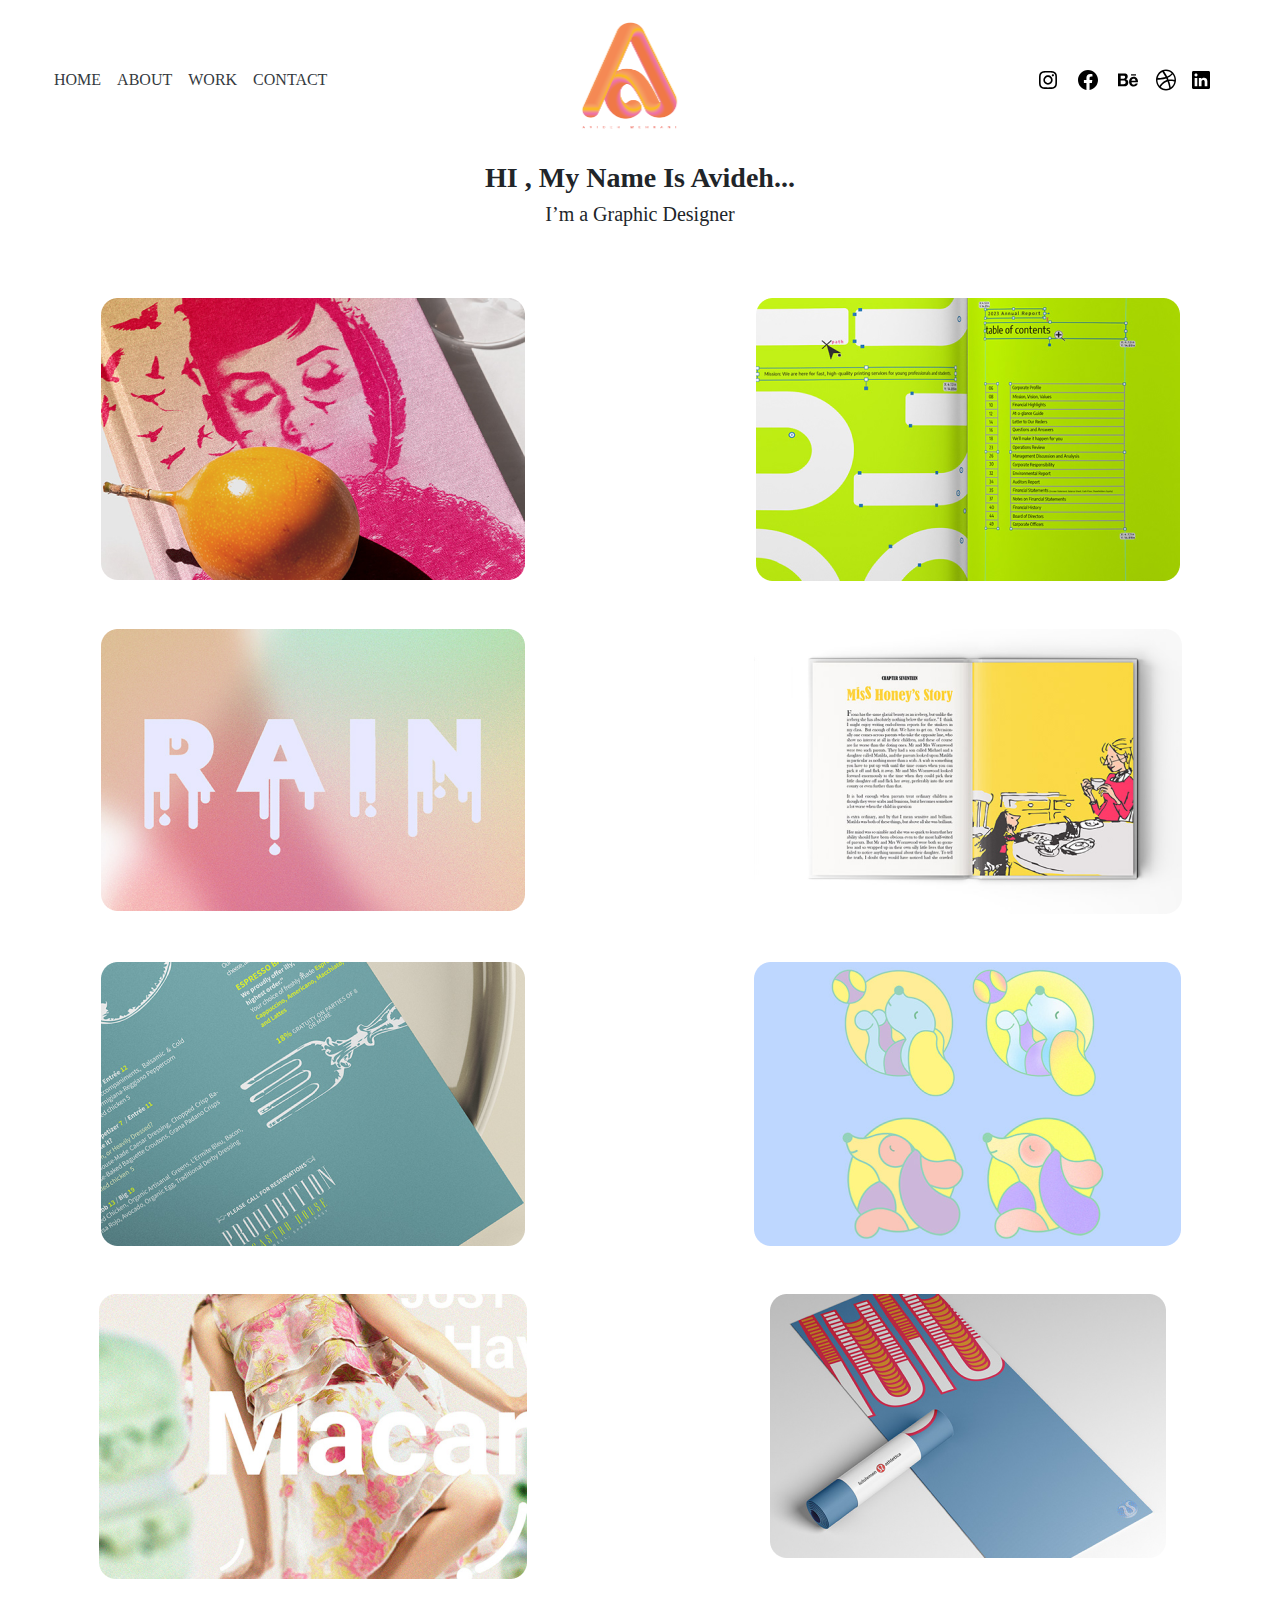
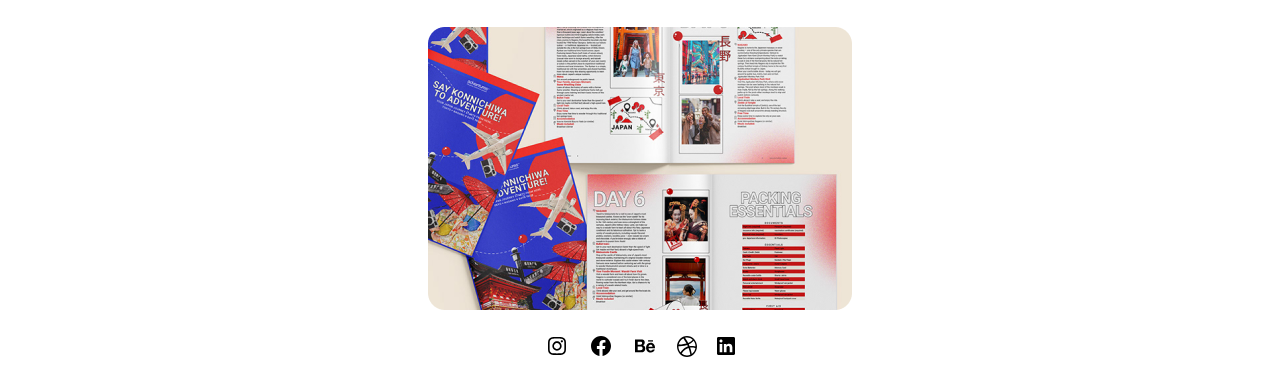
<file: index.html>
<!DOCTYPE html>
<html lang="en">

<head>
    <meta charset="UTF-8">
    <meta name="viewport" content="width=device-width, initial-scale=1.0">
    <meta name="viewport" content="width=device-width, initial-scale = 1.0, maximum-scale=1.0, user-scalable=no" />
    <title>Document</title>
    <link rel="stylesheet" href="styles\style.css">
    <link rel="stylesheet" href="styles\bootstrap.min.css">
    <link rel="stylesheet" href="styles\bootstrap.min.js">

    <!-- <link href="https://cdn.jsdelivr.net/npm/bootstrap@5.2.3/dist/css/bootstrap.min.css" rel="stylesheet" integrity="sha384-rbsA2VBKQhggwzxH7pPCaAqO46MgnOM80zW1RWuH61DGLwZJEdK2Kadq2F9CUG65" crossorigin="anonymous"> -->
    <script src="https://cdn.jsdelivr.net/npm/bootstrap@5.2.3/dist/js/bootstrap.bundle.min.js"
        integrity="sha384-kenU1KFdBIe4zVF0s0G1M5b4hcpxyD9F7jL+jjXkk+Q2h455rYXK/7HAuoJl+0I4"
        crossorigin="anonymous"></script>
</head>

<body>
    <!-- header -->
    <nav class="navbar b navbar-dark navbar-expand-md">
        <div class="container-fluid">
            <button class="navbar-toggler" data-bs-toggle="collapse" data-bs-target="#mynav">
                <span class="navbar-toggler-icon">
                    <img src="images/menu-icon.png" class="w-100 h-100" alt="">
                </span>
            </button>
            <div class="collapse navbar-collapse justify-content-sm-start col-sm-4" id="mynav">
                <ul class="navbar-nav ">
                     <li class="nav-item d-flex justify-content-center"><a href="index.html" class="nav-link text-dark">HOME</a>
                    </li>
                    <li class="nav-item d-flex justify-content-center"><a href="" class="nav-link text-dark">ABOUT</a>
                    </li>
                    <li class="nav-item d-flex justify-content-center"><a href="desktop2.html" class="nav-link  text-dark ">WORK</a>
                    </li>
                    <li class="nav-item d-flex justify-content-center"><a href=""
                            class="nav-link  text-dark">CONTACT</a></li>
                </ul>
            </div>

            <div class="collapse navbar-collapse justify-content-sm-center col-sm-4" id="mynav">
                <a href="" class="navbar-brand d-flex justify-content-center">
                    <img src="images/AVIDEH 1.png" class="w-50" alt="">
                </a>
            </div>
            <div class="collapse navbar-collapse justify-content-end col-sm-4" id="mynav">
                <a href="" class="navbar-brand d-flex justify-content-center">
                    <img src="images/instahram.svg" class="m-2" alt="">
                    <img src="images/facebook.svg" class="m-2" alt="">
                    <img src="images/behance.svg" class="m-2" alt="">
                    <img src="images/dribble.svg" class="m-2" alt="">
                    <img src="images/linkedin.svg" class="m-2" alt="">
                </a>
            </div>
        </div>
    </nav>
    <div>
        <div class="row d-flex justify-content-center text-center">
            <div class="col-sm"></div>
            <div class="col-sm col-md-12">
                <h3 class="font-weight-bold">HI , My Name Is Avideh... </h3>
                <h5>I’m a Graphic Designer</h5>
            </div>
            <div class="col-sm"></div>
        </div>
    </div>
    <!-- main -->
    <div class=" mt-3 ">
        <div class="row d-flex justify-content-center text-center">
            <div class="col-sm">
                <img src="images/audrey.png" class="mt-5" alt="">
            </div>
            <div class="col-sm">
                <img src="images/87c7fa0d-feef-4d47-98fb-c36a15741d54_rwc_442x282x1036x692x640 1.png" class="mt-5 "
                    alt="">
            </div>
            <div class="col-sm">
                <img src="images/cb864147-92f0-4a9f-a1be-1812bb4209ee_carw_3x2x640 1.png" class="mt-5" alt="">
            </div>
            <div class="col-sm">
                <img src="images/ff5bb5ff-09a0-44c6-8d79-f934387aa0d0_carw_3x2x640 1.png" class="mt-5" alt="">
            </div>
            <div class="col-sm">
                <img src="images/99a049f7-ee46-40b2-9a01-97c4c1d6e02a_rwc_1217x1421x1547x1034x640 1.png" class="mt-5"
                    alt="">
            </div>
            <div class="col-sm">
                <img src="images/a187d6a3-5a9f-49fa-b117-e5bb3281f186_carw_3x2x640 1.png" class="mt-5" alt="">
            </div>
            <div class="col-sm">
                <img src="images/4fe79c83-afd2-4e41-81b6-8a567f67167f_carw_3x2x640 1.png" class="mt-5" alt="">
            </div>
            <div class="col-sm">
                <img src="images/026dbef6-9d95-481a-abdc-22b1acae9a4f_carw_3x2x640 1.png" class="mt-5" alt="">
            </div>
            <div class="col-sm">
                <img src="images/77aa4d1f-ddc1-423e-bccd-ae27bee388a6_rwc_0x314x1920x1282x640 1.png" class="mt-5"
                    alt="">
            </div>
        </div>
    </div>
    <!-- footer -->
    <div class=" mt-3 ">
        <div class="row d-flex justify-content-center text-center">
            <div class="col-sm"></div>
            <div class="col-sm">
                <a href="" class="text-decoration-none">
                    <img src="images/instahram.svg" class="m-2" alt="">
                </a>
                <a href="" class="text-decoration-none">
                    <img src="images/facebook.svg" class="m-2" alt="">
                </a>
                <a href="" class="text-decoration-none">
                    <img src="images/behance.svg" class="m-2" alt="">
                </a>
                <a href="" class="text-decoration-none">
                    <img src="images/dribble.svg" class="m-2" alt="">
                </a>
                <a href="" class="text-decoration-none">
                    <img src="images/linkedin.svg" class="m-2" alt="">
                </a>
            </div>
            <div class="col-sm"></div>
        </div>
    </div>
</body>

</html>
</file>
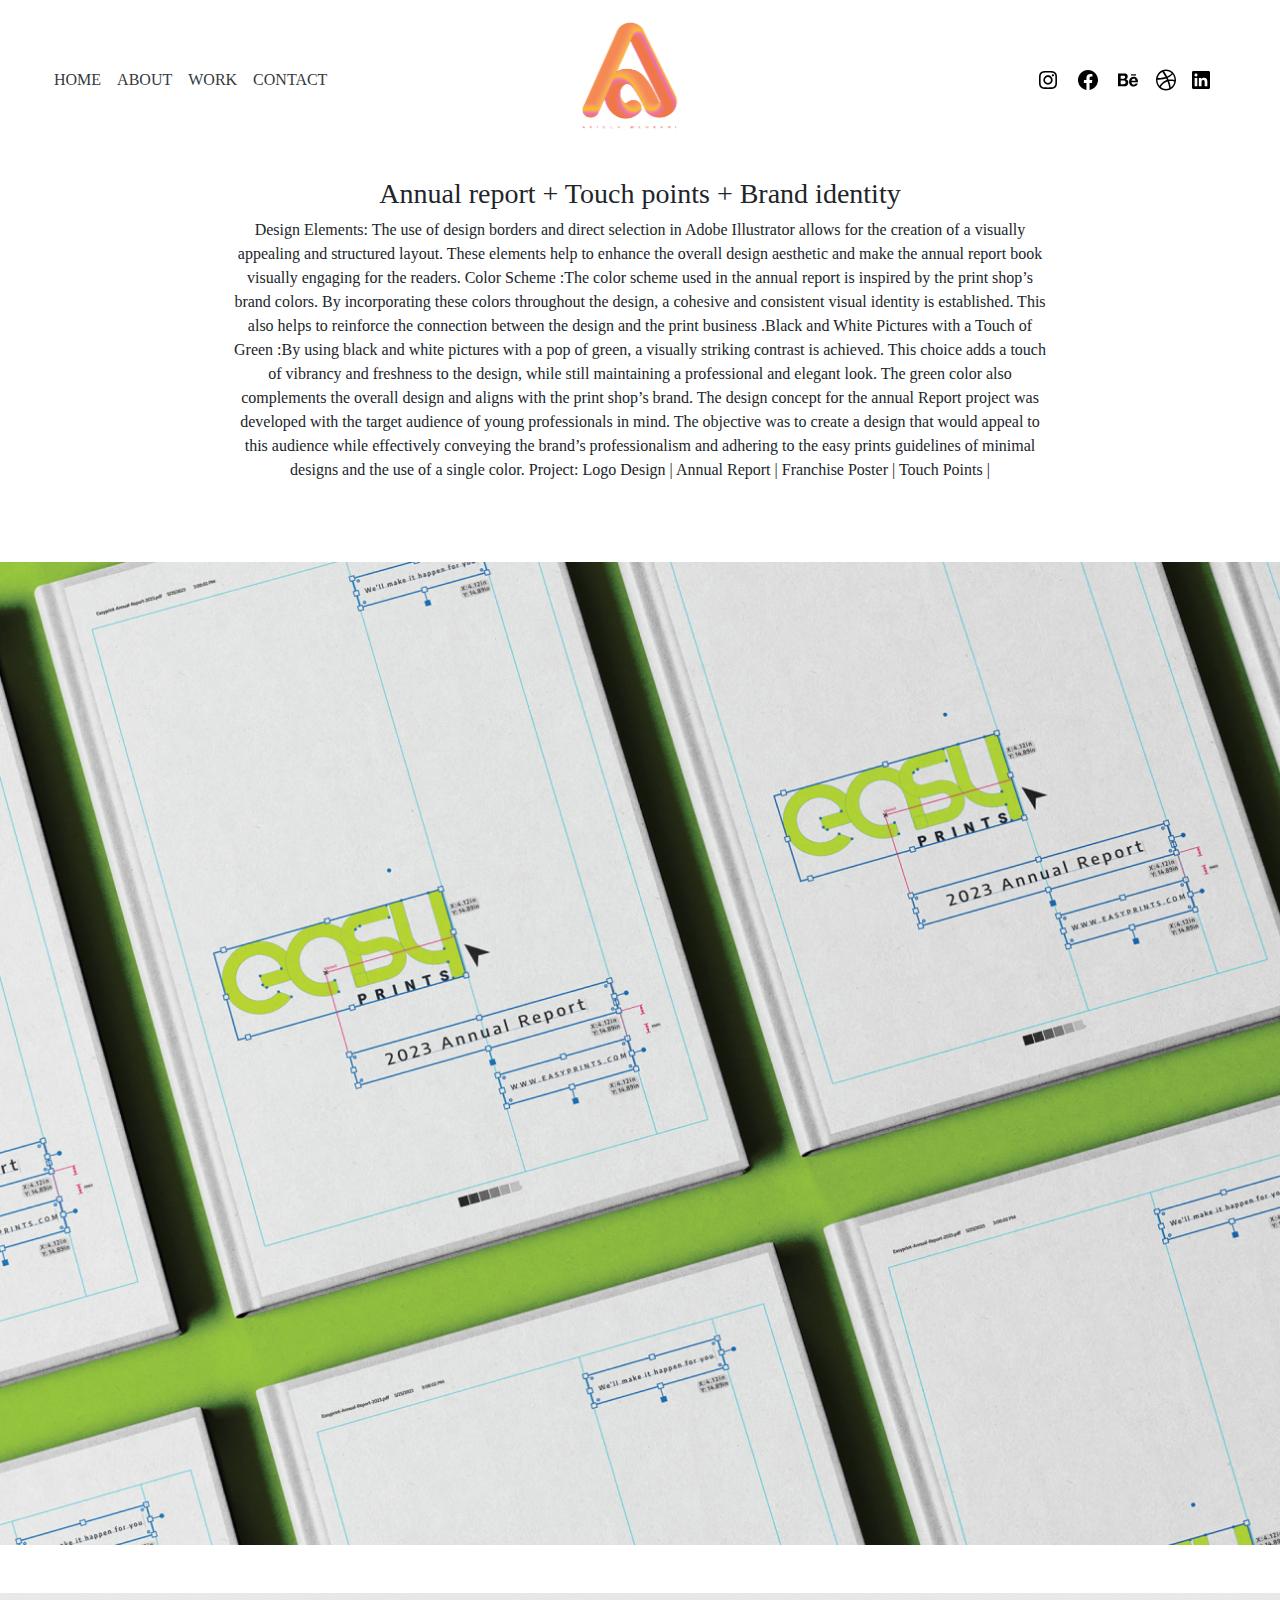
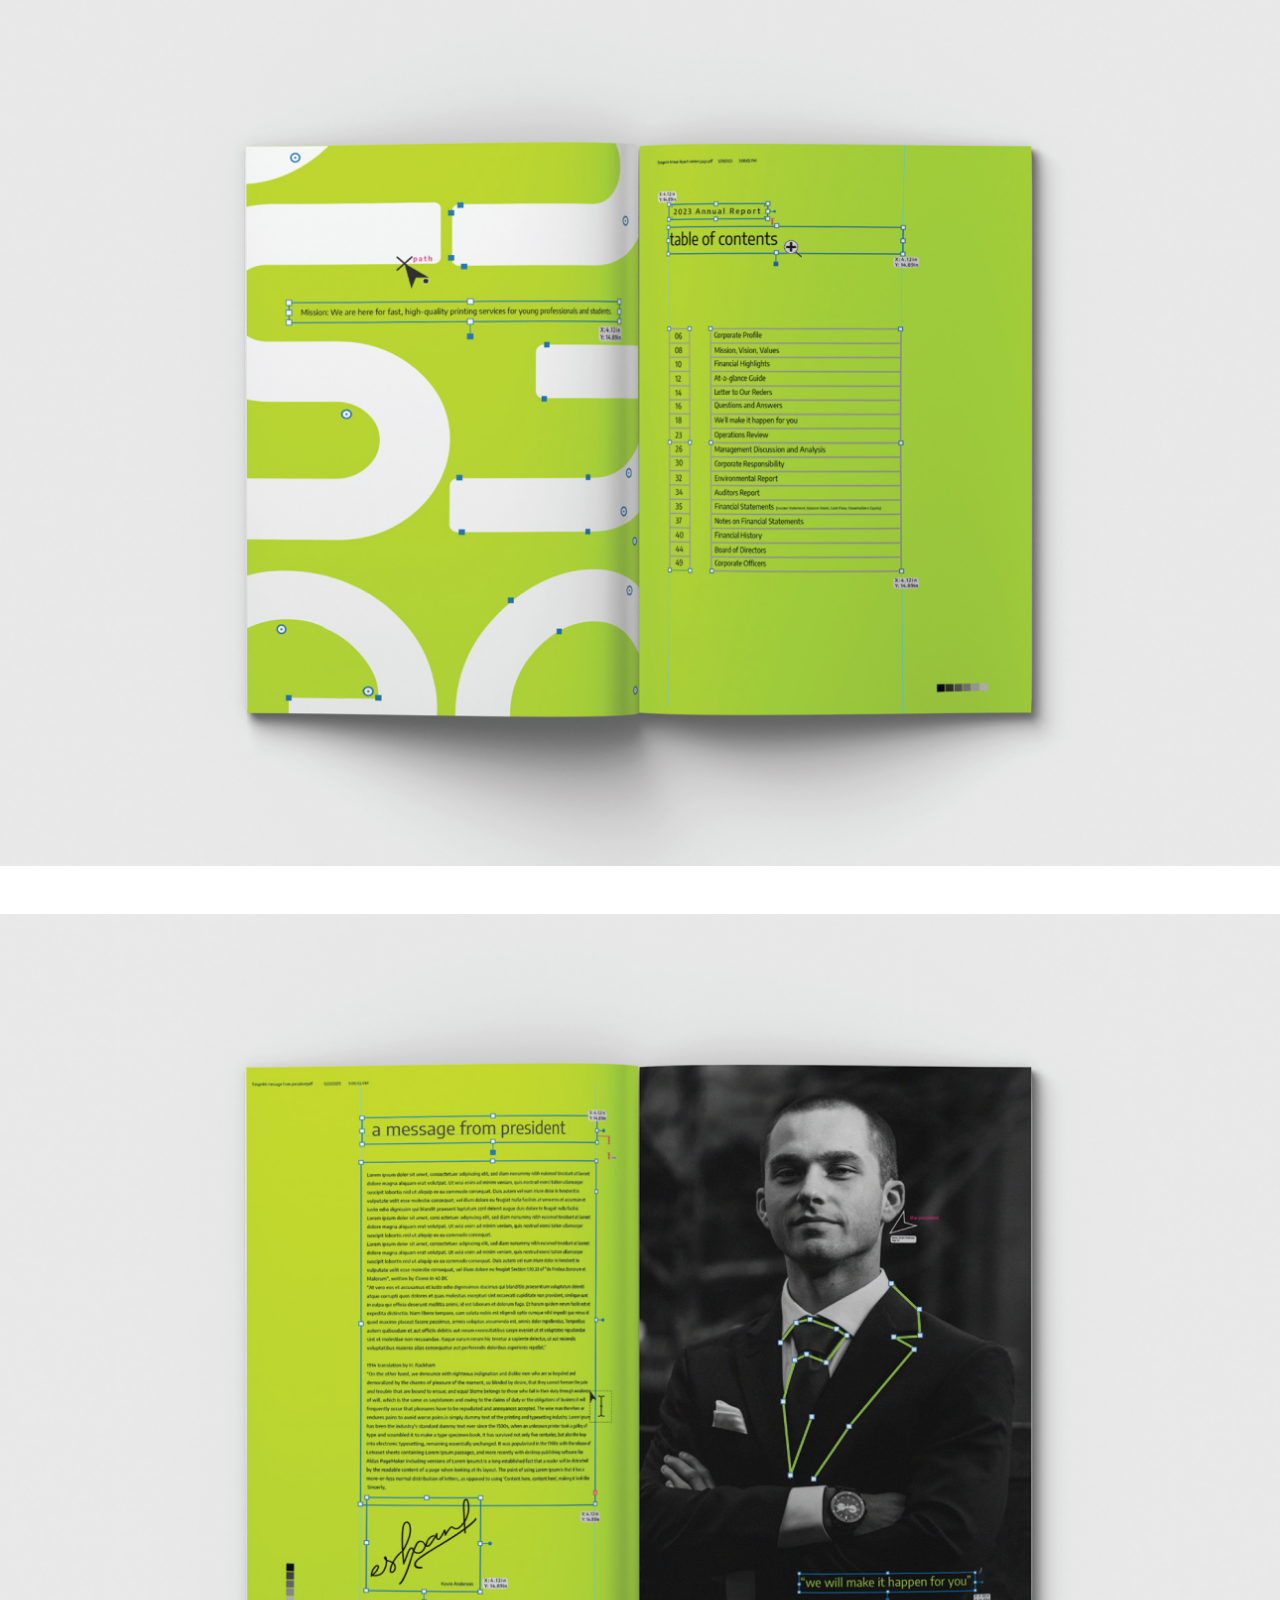
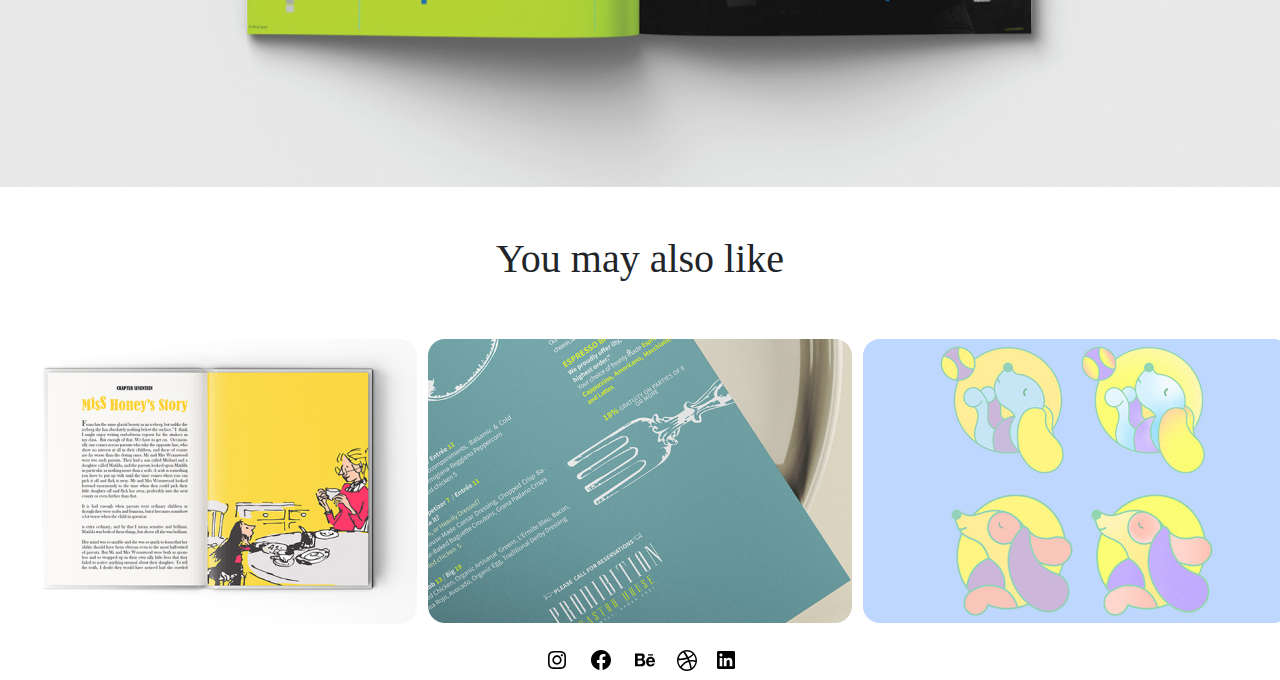
<file: desktop2.html>
<!DOCTYPE html>
<html lang="en">

<head>
    <meta charset="UTF-8">
    <meta name="viewport" content="width=device-width, initial-scale=1.0">
    <meta name="viewport" content="width=device-width, initial-scale = 1.0, maximum-scale=1.0, user-scalable=no" />
    <title>Document</title>
    <link rel="stylesheet" href="styles\style.css">
    <link rel="stylesheet" href="styles\bootstrap.min.css">
    <link rel="stylesheet" href="styles\bootstrap.min.js">
    <script src="https://cdn.jsdelivr.net/npm/bootstrap@5.2.3/dist/js/bootstrap.bundle.min.js"
        integrity="sha384-kenU1KFdBIe4zVF0s0G1M5b4hcpxyD9F7jL+jjXkk+Q2h455rYXK/7HAuoJl+0I4"
        crossorigin="anonymous"></script>
</head>

<body>
    <!-- header -->
    <nav class="navbar b navbar-dark navbar-expand-md">
        <div class="container-fluid">
            <button class="navbar-toggler" data-bs-toggle="collapse" data-bs-target="#mynav">
                <span class="navbar-toggler-icon">
                    <img src="images/menu-icon.png" class="w-100 h-100" alt="">

                </span>
            </button>
            <div class="collapse navbar-collapse justify-content-sm-start col-sm-4" id="mynav">
                <ul class="navbar-nav ">
                    <li class="nav-item d-flex justify-content-center"><a href="index.html"
                            class="nav-link text-dark">HOME</a>
                    </li>
                    <li class="nav-item d-flex justify-content-center"><a href="" class="nav-link text-dark">ABOUT</a>
                    </li>
                    <li class="nav-item d-flex justify-content-center"><a href="" class="nav-link  text-dark ">WORK</a>
                    </li>
                    <li class="nav-item d-flex justify-content-center"><a href=""
                            class="nav-link  text-dark">CONTACT</a></li>
                </ul>
            </div>

            <div class="collapse navbar-collapse justify-content-sm-center col-sm-4" id="mynav">
                <a href="" class="navbar-brand d-flex justify-content-center">
                    <img src="images/AVIDEH 1.png" class="w-50" alt="">
                </a>
            </div>
            <div class="collapse navbar-collapse justify-content-end col-sm-4" id="mynav">
                <a href="" class="navbar-brand d-flex justify-content-center">
                    <img src="images/instahram.svg" class="m-2" alt="">
                    <img src="images/facebook.svg" class="m-2" alt="">
                    <img src="images/behance.svg" class="m-2" alt="">
                    <img src="images/dribble.svg" class="m-2" alt="">
                    <img src="images/linkedin.svg" class="m-2" alt="">
                </a>
            </div>
        </div>
    </nav>
    <div class=" mt-3 ">
        <div class="row d-flex justify-content-center text-center">
            <div class="col-sm-2 p-0"></div>
            <div class="col-sm-8 p-0">
                <h3 class="pr-4 pl-4">Annual report + Touch points + Brand identity </h3>
                <p class="pr-4 pl-4 ">
                    Design Elements: The use of design borders and direct selection in Adobe Illustrator allows for the
                    creation of a visually appealing and structured layout. These elements help to enhance the overall
                    design aesthetic and make the annual report book visually engaging for the readers. Color Scheme
                    :The color scheme used in the annual report is inspired by the print shop’s brand colors. By
                    incorporating these colors throughout the design, a cohesive and consistent visual identity is
                    established. This also helps to reinforce the connection between the design and the print business
                    .Black and White Pictures with a Touch of Green :By using black and white pictures with a pop of
                    green, a visually striking contrast is achieved. This choice adds a touch of vibrancy and freshness
                    to the design, while still maintaining a professional and elegant look. The green color also
                    complements the overall design and aligns with the print shop’s brand.
                    The design concept for the annual Report project was developed with the target audience of young
                    professionals in mind. The objective was to create a design that would appeal to this audience while
                    effectively conveying the brand’s professionalism and adhering to the easy prints guidelines of
                    minimal designs and the use of a single color.

                    Project: Logo Design | Annual Report | Franchise Poster | Touch Points |
                </p>

            </div>
            <div class="col-sm-2 p-0"></div>
        </div>
    </div>
    <!-- main -->
    <div class=" mt-3 ">
        <div class="row d-flex justify-content-center text-center">
            <div class="col-sm-12 p-0">
                <img src="images/0e52773f-6461-416b-9209-14ae19d423d0_rw_1920 (1) 1.png" class="mt-5 img-fluid" alt="">
            </div>
            <div class="col-sm-12 p-0">
                <img src="images/e1f226f7-75da-4157-af8d-9ef3421cb915_rw_1920 1.png" class="mt-5 img-fluid" alt="">
            </div>
            <div class="col-sm-12 p-0">
                <img src="images/ac11ada3-2d6b-42b5-ae76-ec6d25de4441_rw_1920 1.png" class="mt-5 img-fluid" alt="">
            </div>
            <div class="col-sm-12 mt-5 p-0">
                <h1>You may also like</h1>
            </div>
            <div class="col-sm-4 p-0">
                <img src="images/ff5bb5ff-09a0-44c6-8d79-f934387aa0d0_carw_3x2x640 1.png" class="mt-5 img-fluid "
                    alt="">
            </div>
            <div class="col-sm-4 p-0">
                <img src="images/99a049f7-ee46-40b2-9a01-97c4c1d6e02a_rwc_1217x1421x1547x1034x640 1.png"
                    class="mt-5 img-fluid" alt="">
            </div>
            <div class="col-sm-4 p-0">
                <img src="images/a187d6a3-5a9f-49fa-b117-e5bb3281f186_carw_3x2x640 1.png" class="mt-5 img-fluid" alt="">
            </div>

        </div>
    </div>
    <!-- footer -->
    <div class=" mt-3 ">
        <div class="row d-flex justify-content-center text-center">
            <div class="col-sm p-0"></div>
            <div class="col-sm p-0">
                <a href="" class="text-decoration-none">
                    <img src="images/instahram.svg" class="m-2" alt="">
                </a>
                <a href="" class="text-decoration-none">
                    <img src="images/facebook.svg" class="m-2" alt="">
                </a>
                <a href="" class="text-decoration-none">
                    <img src="images/behance.svg" class="m-2" alt="">
                </a>
                <a href="" class="text-decoration-none">
                    <img src="images/dribble.svg" class="m-2" alt="">
                </a>
                <a href="" class="text-decoration-none">
                    <img src="images/linkedin.svg" class="m-2" alt="">
                </a>
            </div>
            <div class="col-sm p-0"></div>
        </div>
    </div>
</body>

</html>
</file>
